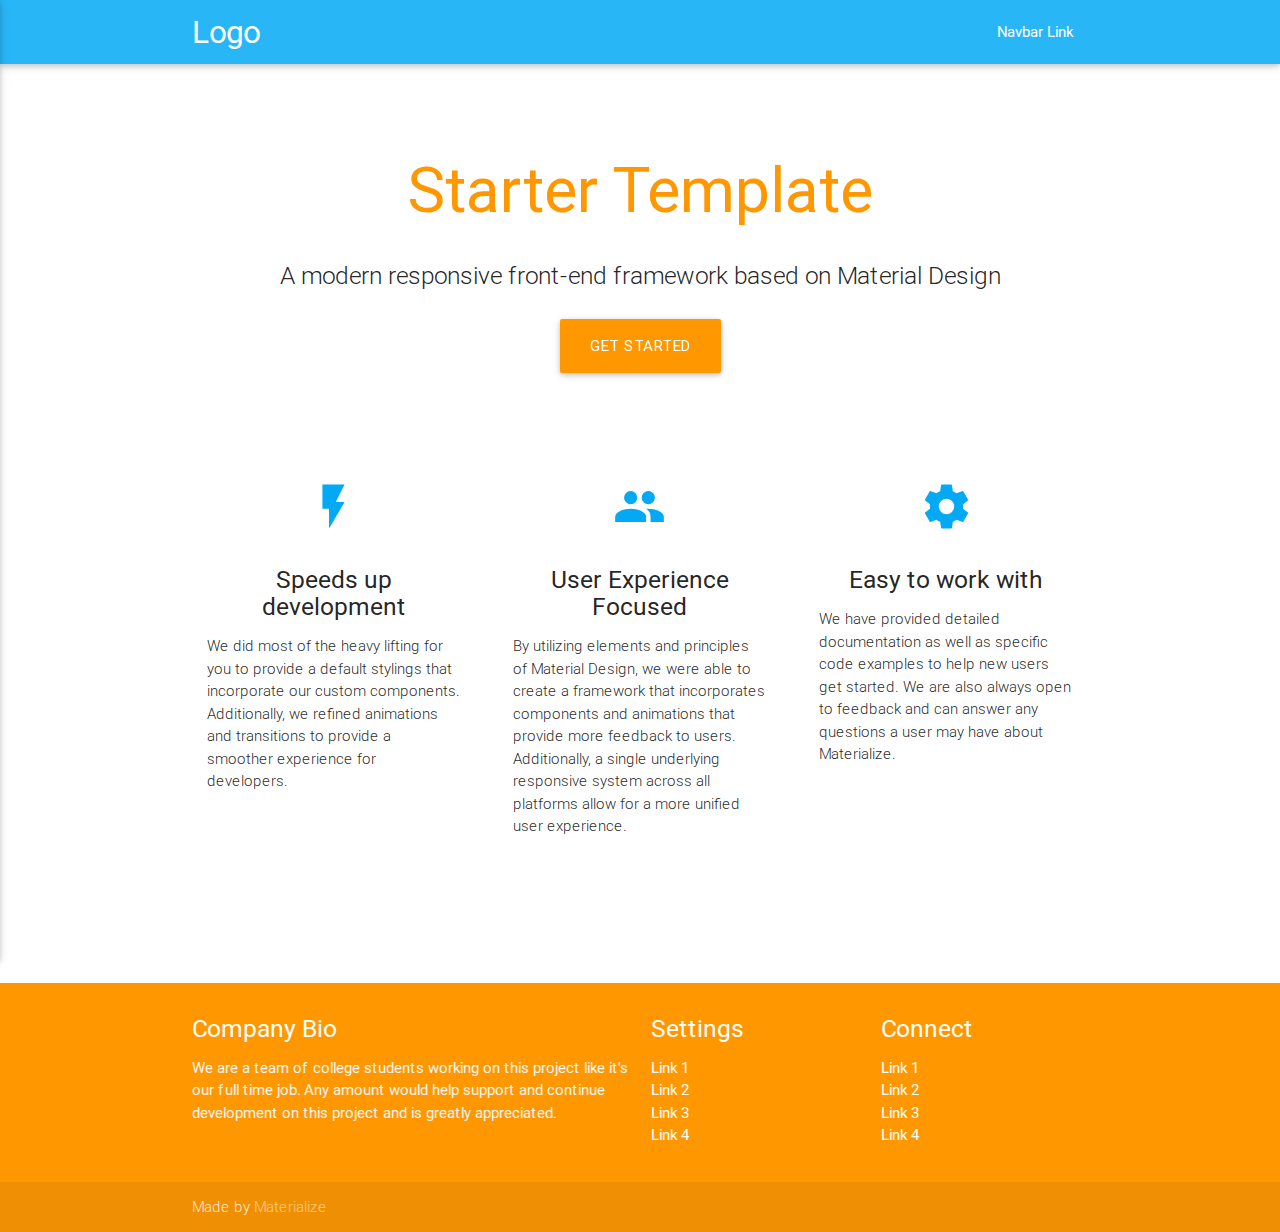
<file: starter-template/index.html>
<!DOCTYPE html>
<html lang="en">
<head>
  <meta http-equiv="Content-Type" content="text/html; charset=UTF-8"/>
  <meta name="viewport" content="width=device-width, initial-scale=1, maximum-scale=1.0"/>
  <title>Starter Template - Materialize</title>

  <!-- CSS  -->
  <link href="https://fonts.googleapis.com/icon?family=Material+Icons" rel="stylesheet">
  <link href="css/materialize.css" type="text/css" rel="stylesheet" media="screen,projection"/>
  <link href="css/style.css" type="text/css" rel="stylesheet" media="screen,projection"/>
</head>
<body>
  <nav class="light-blue lighten-1" role="navigation">
    <div class="nav-wrapper container"><a id="logo-container" href="#" class="brand-logo">Logo</a>
      <ul class="right hide-on-med-and-down">
        <li><a href="#">Navbar Link</a></li>
      </ul>

      <ul id="nav-mobile" class="side-nav">
        <li><a href="#">Navbar Link</a></li>
      </ul>
      <a href="#" data-activates="nav-mobile" class="button-collapse"><i class="material-icons">menu</i></a>
    </div>
  </nav>
  <div class="section no-pad-bot" id="index-banner">
    <div class="container">
      <br><br>
      <h1 class="header center orange-text">Starter Template</h1>
      <div class="row center">
        <h5 class="header col s12 light">A modern responsive front-end framework based on Material Design</h5>
      </div>
      <div class="row center">
        <a href="CardsTest.html" id="download-button" class="btn-large waves-effect waves-light orange">Get Started</a>
      </div>
      <br><br>

    </div>
  </div>


  <div class="container">
    <div class="section">

      <!--   Icon Section   -->
      <div class="row">
        <div class="col s12 m4">
          <div class="icon-block">
            <h2 class="center light-blue-text"><i class="material-icons">flash_on</i></h2>
            <h5 class="center">Speeds up development</h5>

            <p class="light">We did most of the heavy lifting for you to provide a default stylings that incorporate our custom components. Additionally, we refined animations and transitions to provide a smoother experience for developers.</p>
          </div>
        </div>

        <div class="col s12 m4">
          <div class="icon-block">
            <h2 class="center light-blue-text"><i class="material-icons">group</i></h2>
            <h5 class="center">User Experience Focused</h5>

            <p class="light">By utilizing elements and principles of Material Design, we were able to create a framework that incorporates components and animations that provide more feedback to users. Additionally, a single underlying responsive system across all platforms allow for a more unified user experience.</p>
          </div>
        </div>

        <div class="col s12 m4">
          <div class="icon-block">
            <h2 class="center light-blue-text"><i class="material-icons">settings</i></h2>
            <h5 class="center">Easy to work with</h5>

            <p class="light">We have provided detailed documentation as well as specific code examples to help new users get started. We are also always open to feedback and can answer any questions a user may have about Materialize.</p>
          </div>
        </div>
      </div>

    </div>
    <br><br>

    <div class="section">

    </div>
  </div>

  <footer class="page-footer orange">
    <div class="container">
      <div class="row">
        <div class="col l6 s12">
          <h5 class="white-text">Company Bio</h5>
          <p class="grey-text text-lighten-4">We are a team of college students working on this project like it's our full time job. Any amount would help support and continue development on this project and is greatly appreciated.</p>


        </div>
        <div class="col l3 s12">
          <h5 class="white-text">Settings</h5>
          <ul>
            <li><a class="white-text" href="#!">Link 1</a></li>
            <li><a class="white-text" href="#!">Link 2</a></li>
            <li><a class="white-text" href="#!">Link 3</a></li>
            <li><a class="white-text" href="#!">Link 4</a></li>
          </ul>
        </div>
        <div class="col l3 s12">
          <h5 class="white-text">Connect</h5>
          <ul>
            <li><a class="white-text" href="#!">Link 1</a></li>
            <li><a class="white-text" href="#!">Link 2</a></li>
            <li><a class="white-text" href="#!">Link 3</a></li>
            <li><a class="white-text" href="#!">Link 4</a></li>
          </ul>
        </div>
      </div>
    </div>
    <div class="footer-copyright">
      <div class="container">
      Made by <a class="orange-text text-lighten-3" href="http://materializecss.com">Materialize</a>
      </div>
    </div>
  </footer>


  <!--  Scripts-->
  <script src="https://code.jquery.com/jquery-2.1.1.min.js"></script>
  <script src="js/materialize.js"></script>
  <script src="js/init.js"></script>

  </body>
</html>
</file>
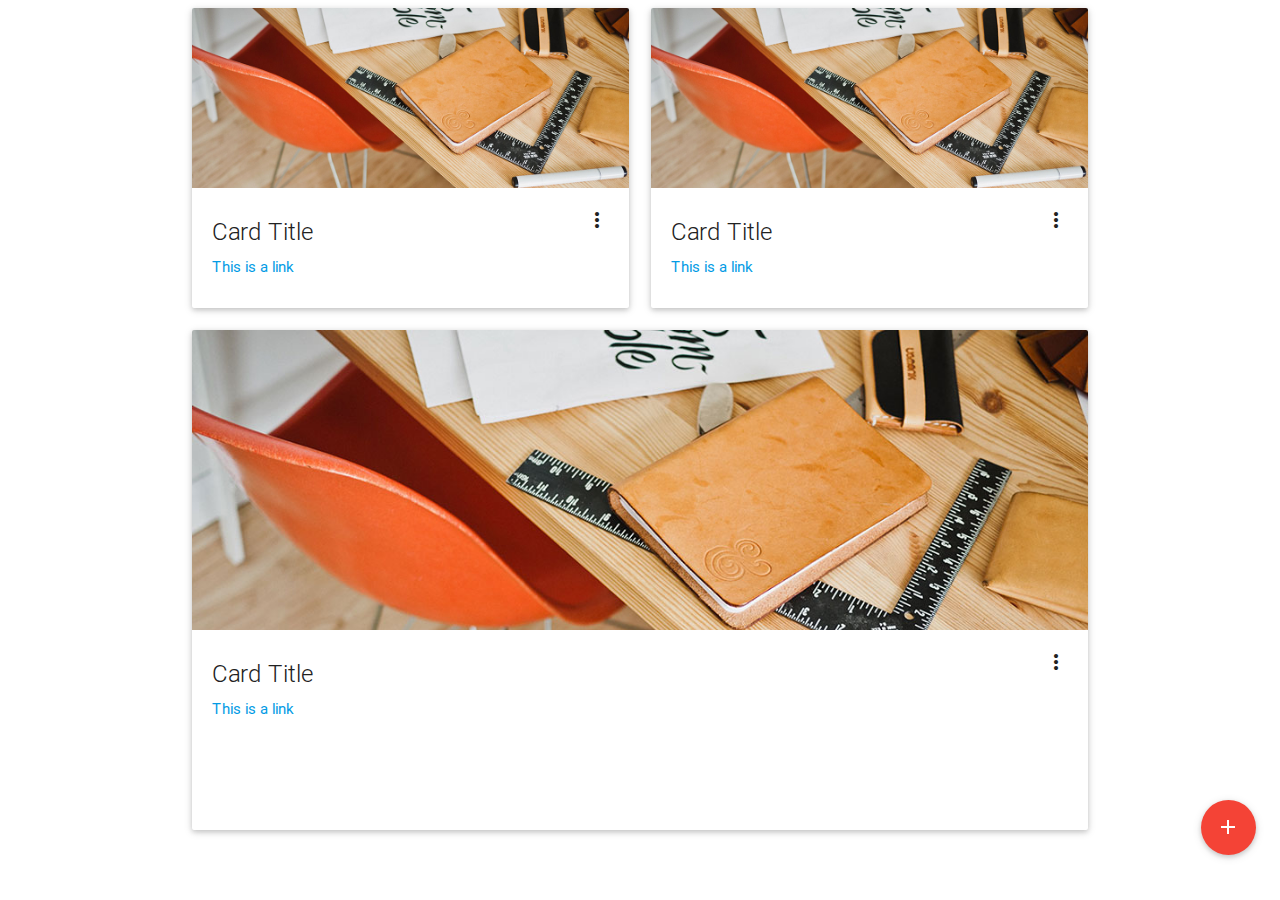
<file: starter-template/CardsTest.html>
<html>
<head>
  <meta http-equiv="Content-Type" content="text/html; charset=UTF-8"/>
  <meta name="viewport" content="width=device-width, initial-scale=1, maximum-scale=1.0"/>
  <title>Starter Template - Materialize</title>

  <!-- CSS  -->
  <link href="https://fonts.googleapis.com/icon?family=Material+Icons" rel="stylesheet">
  <link href="css/materialize.css" type="text/css" rel="stylesheet" media="screen,projection"/>
  <link href="css/style.css" type="text/css" rel="stylesheet" media="screen,projection"/>
</head>
<body>
  <div class="container">  
<div class="row">
    <div class="col s6">
        <div class="card small">
            <div class="card-image waves-effect waves-block waves-light">
            <img class="activator" src="office.jpg">
            </div>
            <div class="card-content">
                <span class="card-title activator grey-text text-darken-4">Card Title<i class="material-icons right">more_vert</i></span>
            <p><a href="#">This is a link</a></p>
            </div>
            <div class="card-reveal">
                    <span class="card-title grey-text text-darken-4">Card Title<i class="material-icons right">close</i>              </span>
                <p>Here is some more information about this product that is only revealed once clicked on.</p>
            </div>
        </div>
    </div>
        <div class="col s6">

        <div class="card small">
            <div class="card-image waves-effect waves-block waves-light">
            <img class="activator" src="office.jpg">
            </div>
            <div class="card-content">
                <span class="card-title activator grey-text text-darken-4">Card Title<i class="material-icons right">more_vert</i></span>
            <p><a href="#">This is a link</a></p>
            </div>
            <div class="card-reveal">
                    <span class="card-title grey-text text-darken-4">Card Title<i class="material-icons right">close</i>              </span>
                <p>Here is some more information about this product that is only revealed once clicked on.</p>
            </div>
        </div>
    </div>
        <div class="col s12">
        <div class="card large">
            <div class="card-image waves-effect waves-block waves-light">
            <img class="activator" src="office.jpg">
            </div>
            <div class="card-content">
                <span class="card-title activator grey-text text-darken-4">Card Title<i class="material-icons right">more_vert</i></span>
            <p><a href="#">This is a link</a></p>
            </div>
            <div class="card-reveal">
                    <span class="card-title grey-text text-darken-4">Card Title<i class="material-icons right">close</i>              </span>
                <p>Here is some more information about this product that is only revealed once clicked on.</p>
            </div>
        </div>
    </div>
</div>

    <div class="fixed-action-btn horizontal click-to-toggle" style="bottom: 45px; right: 24px;">
    <a class="btn-floating btn-large red">
      <i class="material-icons">add</i>
    </a>
    <ul>
      <li><a class="btn-floating red"><i class="material-icons">insert_chart</i></a></li>
      <li><a class="btn-floating yellow darken-1"><i class="material-icons">format_quote</i></a></li>
      <li><a class="btn-floating green"><i class="material-icons">publish</i></a></li>
      <li><a class="btn-floating blue"><i class="material-icons">attach_file</i></a></li>
    </ul>
  </div>
    </div>
<script src="https://code.jquery.com/jquery-2.1.1.min.js"></script>
  <script src="js/materialize.js"></script>
  <script src="js/init.js"></script>
</body>
</html>
</file>
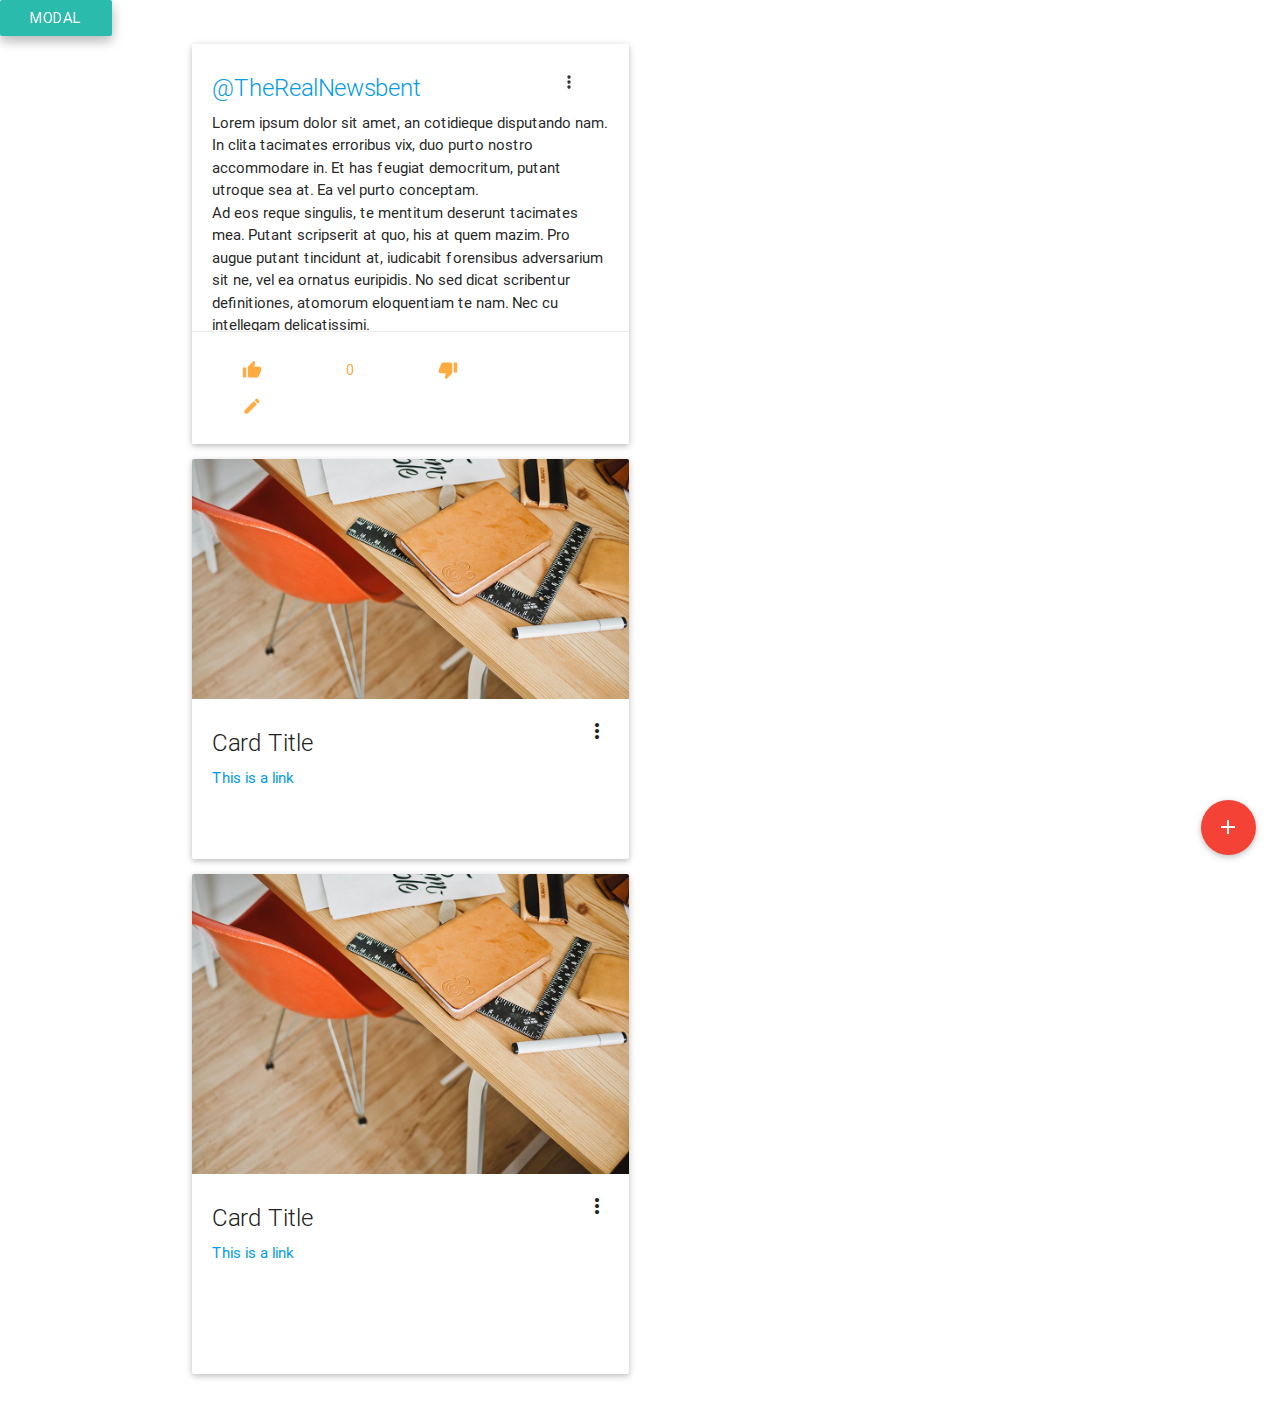
<file: starter-template/CardsTest2.html>
<html>
<head>
  <meta http-equiv="Content-Type" content="text/html; charset=UTF-8"/>
  <meta name="viewport" content="width=device-width, initial-scale=1, maximum-scale=1.0"/>
  <title>Starter Template - Materialize</title>

  <!-- CSS  -->
  <link href="https://fonts.googleapis.com/icon?family=Material+Icons" rel="stylesheet">
  <link href="css/materialize.css" type="text/css" rel="stylesheet" media="screen,projection"/>
  <link href="css/style.css" type="text/css" rel="stylesheet" media="screen,projection"/>

</head>
<body>


    <!-- Modal Trigger -->
  <a class="modal-trigger waves-effect waves-light btn" href="#modal1">Modal</a>

  <!-- Modal Structure -->
<div id="modal1" class="modal modal-fixed-footer">
  <div class="modal-content">
    <h4>Modal Header</h4>
    <p>A bunch of text</p>
  </div>
  <div class="modal-footer">
    <a href="#!" class="modal-action modal-close waves-effect waves-green btn-flat ">Agree</a>
  </div>
</div>
      <div class="container">

<div class="row">
    <div class="col s6">
        <div class="card medium sticky-action">
            <div class="card-content">
                <span class="card-title grey-text text-darken-4">
                    <a href="#">@TheRealNewsbent</a>
                </span>
                <a class="waves-effect waves-teal btn-flat right" >
                    <i class="material-icons large">more_vert</i>
                </a>
                <div class="carddatastuff" onclick="$('#modal1').openModal();">
                  <p>
                      Lorem ipsum dolor sit amet, an cotidieque disputando nam. In clita tacimates erroribus vix, duo purto nostro accommodare in. Et has feugiat democritum, putant utroque sea at. Ea vel purto conceptam.
                  </p>
                  <p>
                      Ad eos reque singulis, te mentitum deserunt tacimates mea. Putant scripserit at quo, his at quem mazim. Pro augue putant tincidunt at, iudicabit forensibus adversarium sit ne, vel ea ornatus euripidis. No sed dicat scribentur definitiones, atomorum eloquentiam te nam. Nec cu intellegam delicatissimi.
                  </p>
                  <p>
                      No iudico facilisi cum. Molestie oporteat salutatus per ex, utroque omnesque constituam te pri. Oportere iudicabit necessitatibus ad pri. Mei feugiat nusquam rationibus at. Everti pertinax maluisset vim no.
                  </p>
                  <p>
                      Lorem ipsum dolor sit amet, an cotidieque disputando nam. In clita tacimates erroribus vix, duo purto nostro accommodare in. Et has feugiat democritum, putant utroque sea at. Ea vel purto conceptam.
                  </p>
                  <p>
                      Ad eos reque singulis, te mentitum deserunt tacimates mea. Putant scripserit at quo, his at quem mazim. Pro augue putant tincidunt at, iudicabit forensibus adversarium sit ne, vel ea ornatus euripidis. No sed dicat scribentur definitiones, atomorum eloquentiam te nam. Nec cu intellegam delicatissimi.
                  </p>
                  <p>
                      No iudico facilisi cum. Molestie oporteat salutatus per ex, utroque omnesque constituam te pri. Oportere iudicabit necessitatibus ad pri. Mei feugiat nusquam rationibus at. Everti pertinax maluisset vim no.
                  </p>
                </div>
            </div>
            <div class="card-action">
                <a class="waves-effect waves-teal btn-flat">
                    <i class="material-icons large">thumb_up</i>
                </a>
                <a class="waves-effect waves-teal btn-flat">
                    0
                </a>
                <a class="waves-effect waves-teal btn-flat">
                    <i class="material-icons large">thumb_down</i>
                </a>
                <a class="waves-effect waves-teal btn-flat activator">
                    <i class="material-icons large">mode_edit</i>
                </a>
            </div>
            <div class="card-reveal">
                <div class="card-title grey-text text-darken-4">
                    <span class="center-align">Comments</span>
                    <i class="material-icons right">close</i>
                </div>
                <p>Here is some more information about this product that is only revealed once clicked on.</p>
            </div>
        </div>
        <div class="card medium">
            <div class="card-image waves-effect waves-block waves-light">
            <img class="activator" src="office.jpg">
            </div>
            <div class="card-content">
                <span class="card-title activator grey-text text-darken-4">Card Title<i class="material-icons right">more_vert</i></span>
            <p><a href="#">This is a link</a></p>
            </div>
            <div class="card-reveal">
                    <span class="card-title grey-text text-darken-4">Card Title<i class="material-icons right">close</i>              </span>
                <p>Here is some more information about this product that is only revealed once clicked on.</p>
            </div>
        </div>
        <div class="card large">
            <div class="card-image waves-effect waves-block waves-light">
            <img class="activator" src="office.jpg">
            </div>
            <div class="card-content">
                <span class="card-title activator grey-text text-darken-4">Card Title<i class="material-icons right">more_vert</i></span>
            <p><a href="#">This is a link</a></p>
            </div>
            <div class="card-reveal">
                    <span class="card-title grey-text text-darken-4">Card Title<i class="material-icons right">close</i>              </span>
                <p>Here is some more information about this product that is only revealed once clicked on.</p>
            </div>
        </div>
    </div>
</div>

    </div>

  <div class="fixed-action-btn horizontal click-to-toggle" style="bottom: 45px; right: 24px;">
    <a class="btn-floating btn-large red">
      <i class="material-icons">add</i>
    </a>
    <ul>
      <li><a class="btn-floating red"><i class="material-icons">insert_chart</i></a></li>
      <li><a class="btn-floating yellow darken-1"><i class="material-icons">format_quote</i></a></li>
      <li><a class="btn-floating green"><i class="material-icons">publish</i></a></li>
      <li><a class="btn-floating blue"><i class="material-icons">attach_file</i></a></li>
    </ul>
  </div>

<script src="https://code.jquery.com/jquery-2.1.1.min.js"></script>
  <script src="js/materialize.js"></script>
  <script src="js/init.js"></script>
  <script>
  $(document).ready(function(){
    // the "href" attribute of .modal-trigger must specify the modal ID that wants to be triggered
    $('.modal-trigger').leanModal();
  });
  </script>
</body>
</html>
</file>
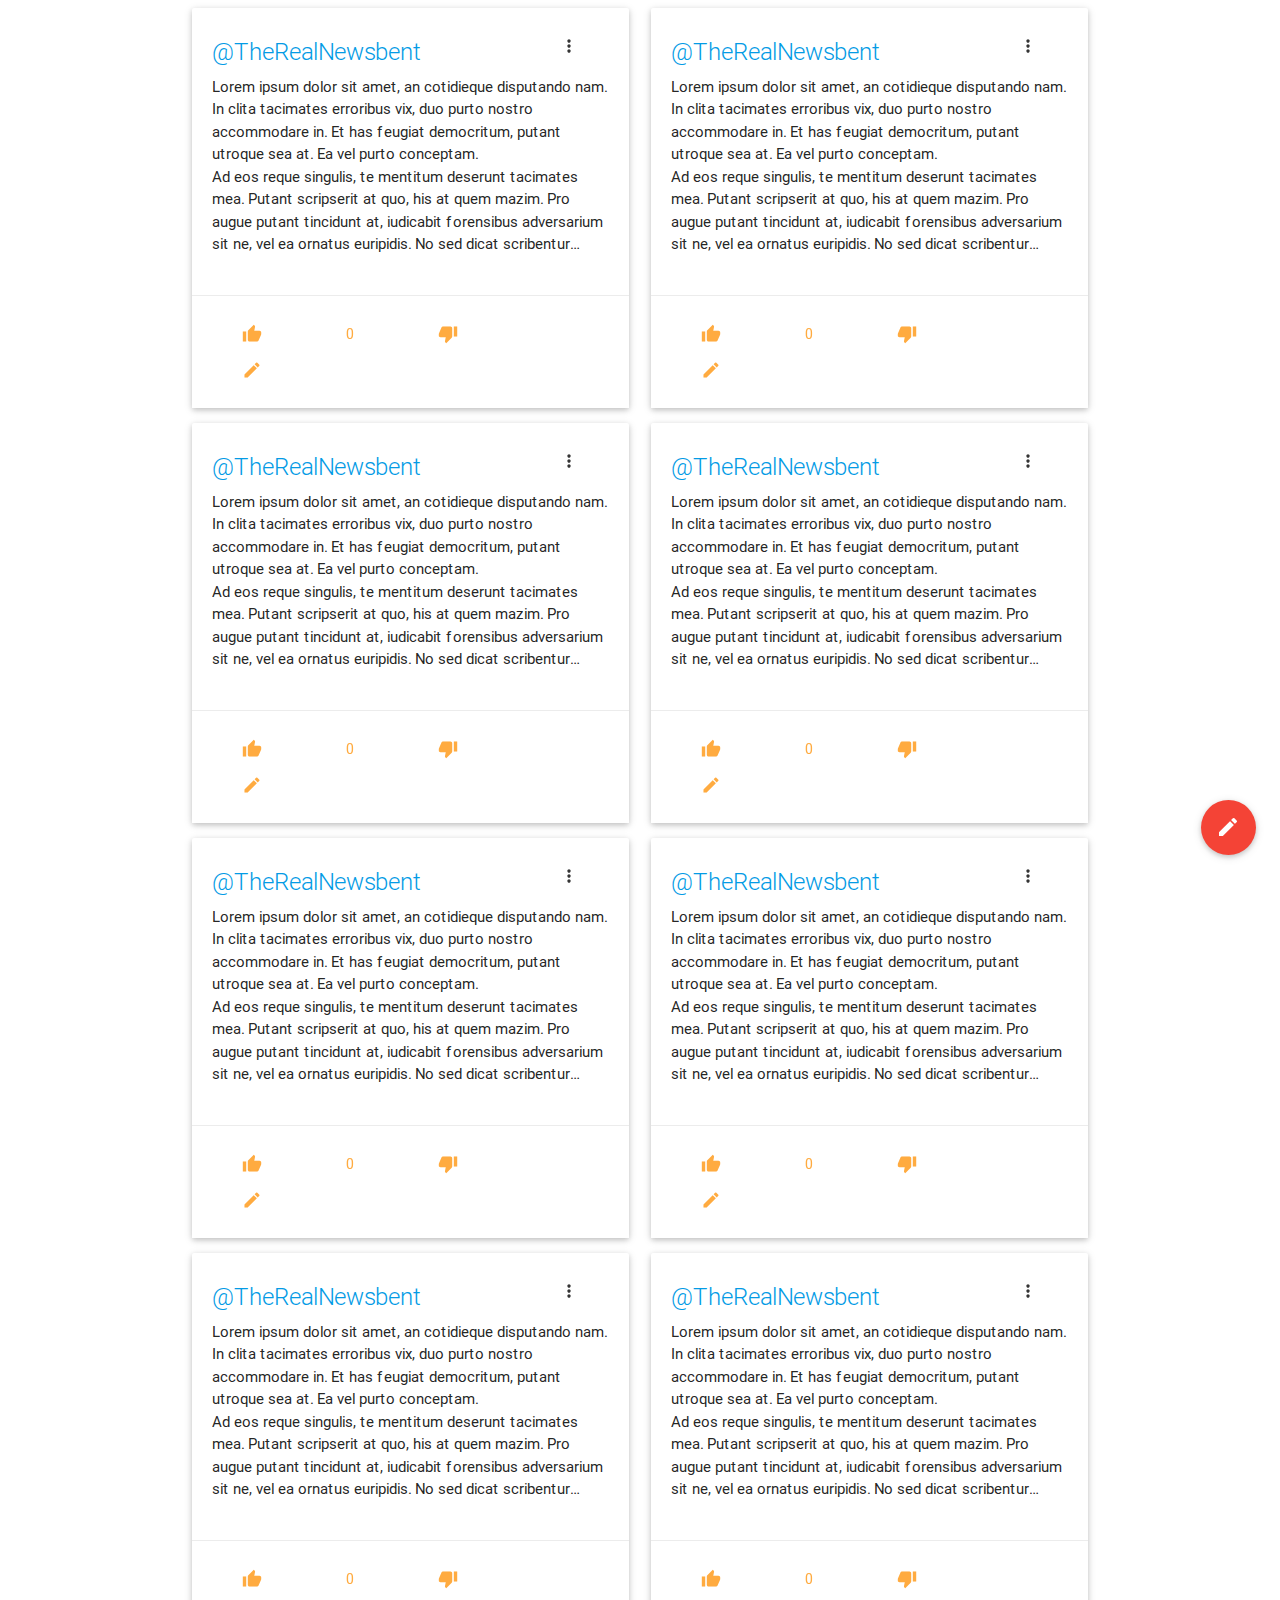
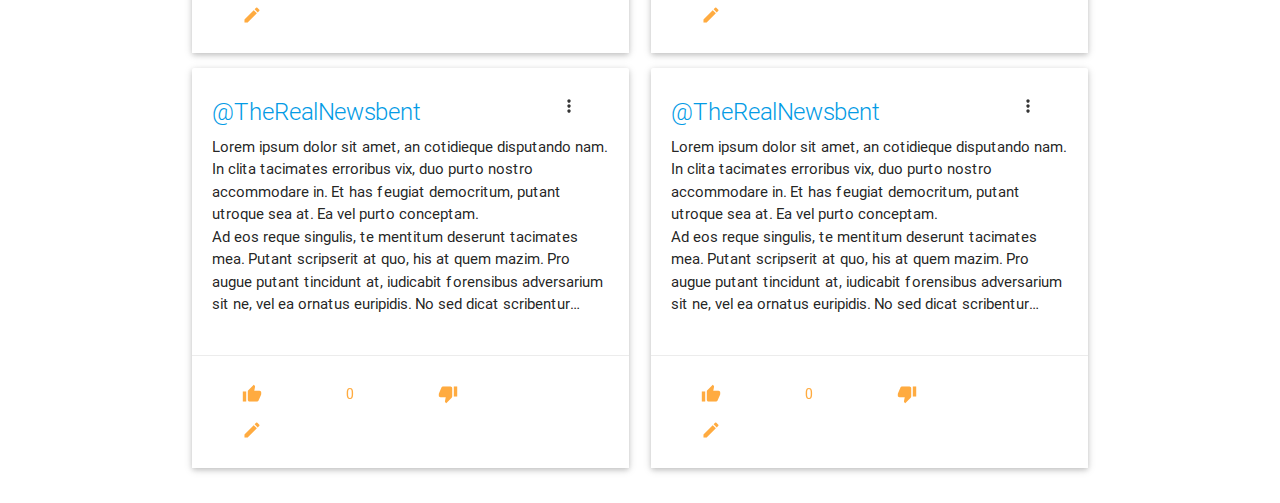
<file: starter-template/CardsTest3.html>
<html>
<head>
  <meta http-equiv="Content-Type" content="text/html; charset=UTF-8"/>
  <meta name="viewport" content="width=device-width, initial-scale=1, maximum-scale=1.0"/>
  <title>Starter Template - Materialize</title>

  <!-- CSS  -->
  <link href="https://fonts.googleapis.com/icon?family=Material+Icons" rel="stylesheet">
  <link href="css/materialize.css" type="text/css" rel="stylesheet" media="screen,projection"/>
  <link href="css/style.css" type="text/css" rel="stylesheet" media="screen,projection"/>
  <style>
    .modal.bottom-sheet {
      max-height: 75%;
    }
    .line-clamp {
      display: -webkit-box;
      -webkit-line-clamp: 8;
      -webkit-box-orient: vertical;
      overflow : hidden;
      text-overflow: ellipsis;
    }
  </style>
</head>
<body>
  <!-- Main Post Section -->
  <div class="container">
    <div class="row">
      <div class="col s6">
        <div class="card medium sticky-action">
          <div class="card-content">
            <span class="card-title grey-text text-darken-4">
              <a href="#">@TheRealNewsbent</a>
            </span>
            <a class="waves-effect waves-teal btn-flat right" >
              <i class="material-icons large">more_vert</i>
            </a>
            <div class="post-content" onclick="$('#modal1').openModal();">
              <p class="line-clamp">
                Lorem ipsum dolor sit amet, an cotidieque disputando nam. In clita tacimates erroribus vix, duo purto nostro accommodare in. Et has feugiat democritum, putant utroque sea at. Ea vel purto conceptam.
                <br/>
                Ad eos reque singulis, te mentitum deserunt tacimates mea. Putant scripserit at quo, his at quem mazim. Pro augue putant tincidunt at, iudicabit forensibus adversarium sit ne, vel ea ornatus euripidis. No sed dicat scribentur definitiones, atomorum eloquentiam te nam. Nec cu intellegam delicatissimi.
                <br/>
                No iudico facilisi cum. Molestie oporteat salutatus per ex, utroque omnesque constituam te pri. Oportere iudicabit necessitatibus ad pri. Mei feugiat nusquam rationibus at. Everti pertinax maluisset vim no.
                <br/>
                Lorem ipsum dolor sit amet, an cotidieque disputando nam. In clita tacimates erroribus vix, duo purto nostro accommodare in. Et has feugiat democritum, putant utroque sea at. Ea vel purto conceptam.
                <br/>
                Ad eos reque singulis, te mentitum deserunt tacimates mea. Putant scripserit at quo, his at quem mazim. Pro augue putant tincidunt at, iudicabit forensibus adversarium sit ne, vel ea ornatus euripidis. No sed dicat scribentur definitiones, atomorum eloquentiam te nam. Nec cu intellegam delicatissimi.
                <br/>
                No iudico facilisi cum. Molestie oporteat salutatus per ex, utroque omnesque constituam te pri. Oportere iudicabit necessitatibus ad pri. Mei feugiat nusquam rationibus at. Everti pertinax maluisset vim no.
              </p>
            </div>
          </div>
          <div class="card-action">
            <a class="waves-effect waves-teal btn-flat">
              <i class="material-icons large">thumb_up</i>
            </a>
            <a class="waves-effect waves-teal btn-flat">
              0
            </a>
            <a class="waves-effect waves-teal btn-flat">
              <i class="material-icons large">thumb_down</i>
            </a>
            <a class="waves-effect waves-teal btn-flat activator">
              <i class="material-icons large">mode_edit</i>
            </a>
          </div>
          <div class="card-reveal">
            <div class="card-title grey-text text-darken-4">
              <span class="center-align">Comments</span>
              <i class="material-icons right">close</i>
            </div>
            <p>Here is some more information about this product that is only revealed once clicked on.</p>
          </div>
        </div>
        <div class="card medium sticky-action">
          <div class="card-content">
            <span class="card-title grey-text text-darken-4">
              <a href="#">@TheRealNewsbent</a>
            </span>
            <a class="waves-effect waves-teal btn-flat right" >
              <i class="material-icons large">more_vert</i>
            </a>
            <div class="post-content" onclick="$('#modal1').openModal();">
              <p class="line-clamp">
                Lorem ipsum dolor sit amet, an cotidieque disputando nam. In clita tacimates erroribus vix, duo purto nostro accommodare in. Et has feugiat democritum, putant utroque sea at. Ea vel purto conceptam.
                <br/>
                Ad eos reque singulis, te mentitum deserunt tacimates mea. Putant scripserit at quo, his at quem mazim. Pro augue putant tincidunt at, iudicabit forensibus adversarium sit ne, vel ea ornatus euripidis. No sed dicat scribentur definitiones, atomorum eloquentiam te nam. Nec cu intellegam delicatissimi.
                <br/>
                No iudico facilisi cum. Molestie oporteat salutatus per ex, utroque omnesque constituam te pri. Oportere iudicabit necessitatibus ad pri. Mei feugiat nusquam rationibus at. Everti pertinax maluisset vim no.
                <br/>
                Lorem ipsum dolor sit amet, an cotidieque disputando nam. In clita tacimates erroribus vix, duo purto nostro accommodare in. Et has feugiat democritum, putant utroque sea at. Ea vel purto conceptam.
                <br/>
                Ad eos reque singulis, te mentitum deserunt tacimates mea. Putant scripserit at quo, his at quem mazim. Pro augue putant tincidunt at, iudicabit forensibus adversarium sit ne, vel ea ornatus euripidis. No sed dicat scribentur definitiones, atomorum eloquentiam te nam. Nec cu intellegam delicatissimi.
                <br/>
                No iudico facilisi cum. Molestie oporteat salutatus per ex, utroque omnesque constituam te pri. Oportere iudicabit necessitatibus ad pri. Mei feugiat nusquam rationibus at. Everti pertinax maluisset vim no.
              </p>
            </div>
          </div>
          <div class="card-action">
            <a class="waves-effect waves-teal btn-flat">
              <i class="material-icons large">thumb_up</i>
            </a>
            <a class="waves-effect waves-teal btn-flat">
              0
            </a>
            <a class="waves-effect waves-teal btn-flat">
              <i class="material-icons large">thumb_down</i>
            </a>
            <a class="waves-effect waves-teal btn-flat activator">
              <i class="material-icons large">mode_edit</i>
            </a>
          </div>
          <div class="card-reveal">
            <div class="card-title grey-text text-darken-4">
              <span class="center-align">Comments</span>
              <i class="material-icons right">close</i>
            </div>
            <p>Here is some more information about this product that is only revealed once clicked on.</p>
          </div>
        </div>
        <div class="card medium sticky-action">
          <div class="card-content">
            <span class="card-title grey-text text-darken-4">
              <a href="#">@TheRealNewsbent</a>
            </span>
            <a class="waves-effect waves-teal btn-flat right" >
              <i class="material-icons large">more_vert</i>
            </a>
            <div class="post-content" onclick="$('#modal1').openModal();">
              <p class="line-clamp">
                Lorem ipsum dolor sit amet, an cotidieque disputando nam. In clita tacimates erroribus vix, duo purto nostro accommodare in. Et has feugiat democritum, putant utroque sea at. Ea vel purto conceptam.
                <br/>
                Ad eos reque singulis, te mentitum deserunt tacimates mea. Putant scripserit at quo, his at quem mazim. Pro augue putant tincidunt at, iudicabit forensibus adversarium sit ne, vel ea ornatus euripidis. No sed dicat scribentur definitiones, atomorum eloquentiam te nam. Nec cu intellegam delicatissimi.
                <br/>
                No iudico facilisi cum. Molestie oporteat salutatus per ex, utroque omnesque constituam te pri. Oportere iudicabit necessitatibus ad pri. Mei feugiat nusquam rationibus at. Everti pertinax maluisset vim no.
                <br/>
                Lorem ipsum dolor sit amet, an cotidieque disputando nam. In clita tacimates erroribus vix, duo purto nostro accommodare in. Et has feugiat democritum, putant utroque sea at. Ea vel purto conceptam.
                <br/>
                Ad eos reque singulis, te mentitum deserunt tacimates mea. Putant scripserit at quo, his at quem mazim. Pro augue putant tincidunt at, iudicabit forensibus adversarium sit ne, vel ea ornatus euripidis. No sed dicat scribentur definitiones, atomorum eloquentiam te nam. Nec cu intellegam delicatissimi.
                <br/>
                No iudico facilisi cum. Molestie oporteat salutatus per ex, utroque omnesque constituam te pri. Oportere iudicabit necessitatibus ad pri. Mei feugiat nusquam rationibus at. Everti pertinax maluisset vim no.
              </p>
            </div>
          </div>
          <div class="card-action">
            <a class="waves-effect waves-teal btn-flat">
              <i class="material-icons large">thumb_up</i>
            </a>
            <a class="waves-effect waves-teal btn-flat">
              0
            </a>
            <a class="waves-effect waves-teal btn-flat">
              <i class="material-icons large">thumb_down</i>
            </a>
            <a class="waves-effect waves-teal btn-flat activator">
              <i class="material-icons large">mode_edit</i>
            </a>
          </div>
          <div class="card-reveal">
            <div class="card-title grey-text text-darken-4">
              <span class="center-align">Comments</span>
              <i class="material-icons right">close</i>
            </div>
            <p>Here is some more information about this product that is only revealed once clicked on.</p>
          </div>
        </div>
        <div class="card medium sticky-action">
          <div class="card-content">
            <span class="card-title grey-text text-darken-4">
              <a href="#">@TheRealNewsbent</a>
            </span>
            <a class="waves-effect waves-teal btn-flat right" >
              <i class="material-icons large">more_vert</i>
            </a>
            <div class="post-content" onclick="$('#modal1').openModal();">
              <p class="line-clamp">
                Lorem ipsum dolor sit amet, an cotidieque disputando nam. In clita tacimates erroribus vix, duo purto nostro accommodare in. Et has feugiat democritum, putant utroque sea at. Ea vel purto conceptam.
                <br/>
                Ad eos reque singulis, te mentitum deserunt tacimates mea. Putant scripserit at quo, his at quem mazim. Pro augue putant tincidunt at, iudicabit forensibus adversarium sit ne, vel ea ornatus euripidis. No sed dicat scribentur definitiones, atomorum eloquentiam te nam. Nec cu intellegam delicatissimi.
                <br/>
                No iudico facilisi cum. Molestie oporteat salutatus per ex, utroque omnesque constituam te pri. Oportere iudicabit necessitatibus ad pri. Mei feugiat nusquam rationibus at. Everti pertinax maluisset vim no.
                <br/>
                Lorem ipsum dolor sit amet, an cotidieque disputando nam. In clita tacimates erroribus vix, duo purto nostro accommodare in. Et has feugiat democritum, putant utroque sea at. Ea vel purto conceptam.
                <br/>
                Ad eos reque singulis, te mentitum deserunt tacimates mea. Putant scripserit at quo, his at quem mazim. Pro augue putant tincidunt at, iudicabit forensibus adversarium sit ne, vel ea ornatus euripidis. No sed dicat scribentur definitiones, atomorum eloquentiam te nam. Nec cu intellegam delicatissimi.
                <br/>
                No iudico facilisi cum. Molestie oporteat salutatus per ex, utroque omnesque constituam te pri. Oportere iudicabit necessitatibus ad pri. Mei feugiat nusquam rationibus at. Everti pertinax maluisset vim no.
              </p>
            </div>
          </div>
          <div class="card-action">
            <a class="waves-effect waves-teal btn-flat">
              <i class="material-icons large">thumb_up</i>
            </a>
            <a class="waves-effect waves-teal btn-flat">
              0
            </a>
            <a class="waves-effect waves-teal btn-flat">
              <i class="material-icons large">thumb_down</i>
            </a>
            <a class="waves-effect waves-teal btn-flat activator">
              <i class="material-icons large">mode_edit</i>
            </a>
          </div>
          <div class="card-reveal">
            <div class="card-title grey-text text-darken-4">
              <span class="center-align">Comments</span>
              <i class="material-icons right">close</i>
            </div>
            <p>Here is some more information about this product that is only revealed once clicked on.</p>
          </div>
        </div>
        <div class="card medium sticky-action">
          <div class="card-content">
            <span class="card-title grey-text text-darken-4">
              <a href="#">@TheRealNewsbent</a>
            </span>
            <a class="waves-effect waves-teal btn-flat right" >
              <i class="material-icons large">more_vert</i>
            </a>
            <div class="post-content" onclick="$('#modal1').openModal();">
              <p class="line-clamp">
                Lorem ipsum dolor sit amet, an cotidieque disputando nam. In clita tacimates erroribus vix, duo purto nostro accommodare in. Et has feugiat democritum, putant utroque sea at. Ea vel purto conceptam.
                <br/>
                Ad eos reque singulis, te mentitum deserunt tacimates mea. Putant scripserit at quo, his at quem mazim. Pro augue putant tincidunt at, iudicabit forensibus adversarium sit ne, vel ea ornatus euripidis. No sed dicat scribentur definitiones, atomorum eloquentiam te nam. Nec cu intellegam delicatissimi.
                <br/>
                No iudico facilisi cum. Molestie oporteat salutatus per ex, utroque omnesque constituam te pri. Oportere iudicabit necessitatibus ad pri. Mei feugiat nusquam rationibus at. Everti pertinax maluisset vim no.
                <br/>
                Lorem ipsum dolor sit amet, an cotidieque disputando nam. In clita tacimates erroribus vix, duo purto nostro accommodare in. Et has feugiat democritum, putant utroque sea at. Ea vel purto conceptam.
                <br/>
                Ad eos reque singulis, te mentitum deserunt tacimates mea. Putant scripserit at quo, his at quem mazim. Pro augue putant tincidunt at, iudicabit forensibus adversarium sit ne, vel ea ornatus euripidis. No sed dicat scribentur definitiones, atomorum eloquentiam te nam. Nec cu intellegam delicatissimi.
                <br/>
                No iudico facilisi cum. Molestie oporteat salutatus per ex, utroque omnesque constituam te pri. Oportere iudicabit necessitatibus ad pri. Mei feugiat nusquam rationibus at. Everti pertinax maluisset vim no.
              </p>
            </div>
          </div>
          <div class="card-action">
            <a class="waves-effect waves-teal btn-flat">
              <i class="material-icons large">thumb_up</i>
            </a>
            <a class="waves-effect waves-teal btn-flat">
              0
            </a>
            <a class="waves-effect waves-teal btn-flat">
              <i class="material-icons large">thumb_down</i>
            </a>
            <a class="waves-effect waves-teal btn-flat activator">
              <i class="material-icons large">mode_edit</i>
            </a>
          </div>
          <div class="card-reveal">
            <div class="card-title grey-text text-darken-4">
              <span class="center-align">Comments</span>
              <i class="material-icons right">close</i>
            </div>
            <p>Here is some more information about this product that is only revealed once clicked on.</p>
          </div>
        </div>
      </div>
      <div class="col s6">
        <div class="card medium sticky-action">
          <div class="card-content">
            <span class="card-title grey-text text-darken-4">
              <a href="#">@TheRealNewsbent</a>
            </span>
            <a class="waves-effect waves-teal btn-flat right" >
              <i class="material-icons large">more_vert</i>
            </a>
            <div class="post-content" onclick="$('#modal1').openModal();">
              <p class="line-clamp">
                Lorem ipsum dolor sit amet, an cotidieque disputando nam. In clita tacimates erroribus vix, duo purto nostro accommodare in. Et has feugiat democritum, putant utroque sea at. Ea vel purto conceptam.
                <br/>
                Ad eos reque singulis, te mentitum deserunt tacimates mea. Putant scripserit at quo, his at quem mazim. Pro augue putant tincidunt at, iudicabit forensibus adversarium sit ne, vel ea ornatus euripidis. No sed dicat scribentur definitiones, atomorum eloquentiam te nam. Nec cu intellegam delicatissimi.
                <br/>
                No iudico facilisi cum. Molestie oporteat salutatus per ex, utroque omnesque constituam te pri. Oportere iudicabit necessitatibus ad pri. Mei feugiat nusquam rationibus at. Everti pertinax maluisset vim no.
                <br/>
                Lorem ipsum dolor sit amet, an cotidieque disputando nam. In clita tacimates erroribus vix, duo purto nostro accommodare in. Et has feugiat democritum, putant utroque sea at. Ea vel purto conceptam.
                <br/>
                Ad eos reque singulis, te mentitum deserunt tacimates mea. Putant scripserit at quo, his at quem mazim. Pro augue putant tincidunt at, iudicabit forensibus adversarium sit ne, vel ea ornatus euripidis. No sed dicat scribentur definitiones, atomorum eloquentiam te nam. Nec cu intellegam delicatissimi.
                <br/>
                No iudico facilisi cum. Molestie oporteat salutatus per ex, utroque omnesque constituam te pri. Oportere iudicabit necessitatibus ad pri. Mei feugiat nusquam rationibus at. Everti pertinax maluisset vim no.
              </p>
            </div>
          </div>
          <div class="card-action">
            <a class="waves-effect waves-teal btn-flat">
              <i class="material-icons large">thumb_up</i>
            </a>
            <a class="waves-effect waves-teal btn-flat">
              0
            </a>
            <a class="waves-effect waves-teal btn-flat">
              <i class="material-icons large">thumb_down</i>
            </a>
            <a class="waves-effect waves-teal btn-flat activator">
              <i class="material-icons large">mode_edit</i>
            </a>
          </div>
          <div class="card-reveal">
            <div class="card-title grey-text text-darken-4">
              <span class="center-align">Comments</span>
              <i class="material-icons right">close</i>
            </div>
            <p>Here is some more information about this product that is only revealed once clicked on.</p>
          </div>
        </div>
        <div class="card medium sticky-action">
          <div class="card-content">
            <span class="card-title grey-text text-darken-4">
              <a href="#">@TheRealNewsbent</a>
            </span>
            <a class="waves-effect waves-teal btn-flat right" >
              <i class="material-icons large">more_vert</i>
            </a>
            <div class="post-content" onclick="$('#modal1').openModal();">
              <p class="line-clamp">
                Lorem ipsum dolor sit amet, an cotidieque disputando nam. In clita tacimates erroribus vix, duo purto nostro accommodare in. Et has feugiat democritum, putant utroque sea at. Ea vel purto conceptam.
                <br/>
                Ad eos reque singulis, te mentitum deserunt tacimates mea. Putant scripserit at quo, his at quem mazim. Pro augue putant tincidunt at, iudicabit forensibus adversarium sit ne, vel ea ornatus euripidis. No sed dicat scribentur definitiones, atomorum eloquentiam te nam. Nec cu intellegam delicatissimi.
                <br/>
                No iudico facilisi cum. Molestie oporteat salutatus per ex, utroque omnesque constituam te pri. Oportere iudicabit necessitatibus ad pri. Mei feugiat nusquam rationibus at. Everti pertinax maluisset vim no.
                <br/>
                Lorem ipsum dolor sit amet, an cotidieque disputando nam. In clita tacimates erroribus vix, duo purto nostro accommodare in. Et has feugiat democritum, putant utroque sea at. Ea vel purto conceptam.
                <br/>
                Ad eos reque singulis, te mentitum deserunt tacimates mea. Putant scripserit at quo, his at quem mazim. Pro augue putant tincidunt at, iudicabit forensibus adversarium sit ne, vel ea ornatus euripidis. No sed dicat scribentur definitiones, atomorum eloquentiam te nam. Nec cu intellegam delicatissimi.
                <br/>
                No iudico facilisi cum. Molestie oporteat salutatus per ex, utroque omnesque constituam te pri. Oportere iudicabit necessitatibus ad pri. Mei feugiat nusquam rationibus at. Everti pertinax maluisset vim no.
              </p>
            </div>
          </div>
          <div class="card-action">
            <a class="waves-effect waves-teal btn-flat">
              <i class="material-icons large">thumb_up</i>
            </a>
            <a class="waves-effect waves-teal btn-flat">
              0
            </a>
            <a class="waves-effect waves-teal btn-flat">
              <i class="material-icons large">thumb_down</i>
            </a>
            <a class="waves-effect waves-teal btn-flat activator">
              <i class="material-icons large">mode_edit</i>
            </a>
          </div>
          <div class="card-reveal">
            <div class="card-title grey-text text-darken-4">
              <span class="center-align">Comments</span>
              <i class="material-icons right">close</i>
            </div>
            <p>Here is some more information about this product that is only revealed once clicked on.</p>
          </div>
        </div>
        <div class="card medium sticky-action">
          <div class="card-content">
            <span class="card-title grey-text text-darken-4">
              <a href="#">@TheRealNewsbent</a>
            </span>
            <a class="waves-effect waves-teal btn-flat right" >
              <i class="material-icons large">more_vert</i>
            </a>
            <div class="post-content" onclick="$('#modal1').openModal();">
              <p class="line-clamp">
                Lorem ipsum dolor sit amet, an cotidieque disputando nam. In clita tacimates erroribus vix, duo purto nostro accommodare in. Et has feugiat democritum, putant utroque sea at. Ea vel purto conceptam.
                <br/>
                Ad eos reque singulis, te mentitum deserunt tacimates mea. Putant scripserit at quo, his at quem mazim. Pro augue putant tincidunt at, iudicabit forensibus adversarium sit ne, vel ea ornatus euripidis. No sed dicat scribentur definitiones, atomorum eloquentiam te nam. Nec cu intellegam delicatissimi.
                <br/>
                No iudico facilisi cum. Molestie oporteat salutatus per ex, utroque omnesque constituam te pri. Oportere iudicabit necessitatibus ad pri. Mei feugiat nusquam rationibus at. Everti pertinax maluisset vim no.
                <br/>
                Lorem ipsum dolor sit amet, an cotidieque disputando nam. In clita tacimates erroribus vix, duo purto nostro accommodare in. Et has feugiat democritum, putant utroque sea at. Ea vel purto conceptam.
                <br/>
                Ad eos reque singulis, te mentitum deserunt tacimates mea. Putant scripserit at quo, his at quem mazim. Pro augue putant tincidunt at, iudicabit forensibus adversarium sit ne, vel ea ornatus euripidis. No sed dicat scribentur definitiones, atomorum eloquentiam te nam. Nec cu intellegam delicatissimi.
                <br/>
                No iudico facilisi cum. Molestie oporteat salutatus per ex, utroque omnesque constituam te pri. Oportere iudicabit necessitatibus ad pri. Mei feugiat nusquam rationibus at. Everti pertinax maluisset vim no.
              </p>
            </div>
          </div>
          <div class="card-action">
            <a class="waves-effect waves-teal btn-flat">
              <i class="material-icons large">thumb_up</i>
            </a>
            <a class="waves-effect waves-teal btn-flat">
              0
            </a>
            <a class="waves-effect waves-teal btn-flat">
              <i class="material-icons large">thumb_down</i>
            </a>
            <a class="waves-effect waves-teal btn-flat activator">
              <i class="material-icons large">mode_edit</i>
            </a>
          </div>
          <div class="card-reveal">
            <div class="card-title grey-text text-darken-4">
              <span class="center-align">Comments</span>
              <i class="material-icons right">close</i>
            </div>
            <p>Here is some more information about this product that is only revealed once clicked on.</p>
          </div>
        </div>
        <div class="card medium sticky-action">
          <div class="card-content">
            <span class="card-title grey-text text-darken-4">
              <a href="#">@TheRealNewsbent</a>
            </span>
            <a class="waves-effect waves-teal btn-flat right" >
              <i class="material-icons large">more_vert</i>
            </a>
            <div class="post-content" onclick="$('#modal1').openModal();">
              <p class="line-clamp">
                Lorem ipsum dolor sit amet, an cotidieque disputando nam. In clita tacimates erroribus vix, duo purto nostro accommodare in. Et has feugiat democritum, putant utroque sea at. Ea vel purto conceptam.
                <br/>
                Ad eos reque singulis, te mentitum deserunt tacimates mea. Putant scripserit at quo, his at quem mazim. Pro augue putant tincidunt at, iudicabit forensibus adversarium sit ne, vel ea ornatus euripidis. No sed dicat scribentur definitiones, atomorum eloquentiam te nam. Nec cu intellegam delicatissimi.
                <br/>
                No iudico facilisi cum. Molestie oporteat salutatus per ex, utroque omnesque constituam te pri. Oportere iudicabit necessitatibus ad pri. Mei feugiat nusquam rationibus at. Everti pertinax maluisset vim no.
                <br/>
                Lorem ipsum dolor sit amet, an cotidieque disputando nam. In clita tacimates erroribus vix, duo purto nostro accommodare in. Et has feugiat democritum, putant utroque sea at. Ea vel purto conceptam.
                <br/>
                Ad eos reque singulis, te mentitum deserunt tacimates mea. Putant scripserit at quo, his at quem mazim. Pro augue putant tincidunt at, iudicabit forensibus adversarium sit ne, vel ea ornatus euripidis. No sed dicat scribentur definitiones, atomorum eloquentiam te nam. Nec cu intellegam delicatissimi.
                <br/>
                No iudico facilisi cum. Molestie oporteat salutatus per ex, utroque omnesque constituam te pri. Oportere iudicabit necessitatibus ad pri. Mei feugiat nusquam rationibus at. Everti pertinax maluisset vim no.
              </p>
            </div>
          </div>
          <div class="card-action">
            <a class="waves-effect waves-teal btn-flat">
              <i class="material-icons large">thumb_up</i>
            </a>
            <a class="waves-effect waves-teal btn-flat">
              0
            </a>
            <a class="waves-effect waves-teal btn-flat">
              <i class="material-icons large">thumb_down</i>
            </a>
            <a class="waves-effect waves-teal btn-flat activator">
              <i class="material-icons large">mode_edit</i>
            </a>
          </div>
          <div class="card-reveal">
            <div class="card-title grey-text text-darken-4">
              <span class="center-align">Comments</span>
              <i class="material-icons right">close</i>
            </div>
            <p>Here is some more information about this product that is only revealed once clicked on.</p>
          </div>
        </div>
        <div class="card medium sticky-action">
          <div class="card-content">
            <span class="card-title grey-text text-darken-4">
              <a href="#">@TheRealNewsbent</a>
            </span>
            <a class="waves-effect waves-teal btn-flat right" >
              <i class="material-icons large">more_vert</i>
            </a>
            <div class="post-content" onclick="$('#modal1').openModal();">
              <p class="line-clamp">
                Lorem ipsum dolor sit amet, an cotidieque disputando nam. In clita tacimates erroribus vix, duo purto nostro accommodare in. Et has feugiat democritum, putant utroque sea at. Ea vel purto conceptam.
                <br/>
                Ad eos reque singulis, te mentitum deserunt tacimates mea. Putant scripserit at quo, his at quem mazim. Pro augue putant tincidunt at, iudicabit forensibus adversarium sit ne, vel ea ornatus euripidis. No sed dicat scribentur definitiones, atomorum eloquentiam te nam. Nec cu intellegam delicatissimi.
                <br/>
                No iudico facilisi cum. Molestie oporteat salutatus per ex, utroque omnesque constituam te pri. Oportere iudicabit necessitatibus ad pri. Mei feugiat nusquam rationibus at. Everti pertinax maluisset vim no.
                <br/>
                Lorem ipsum dolor sit amet, an cotidieque disputando nam. In clita tacimates erroribus vix, duo purto nostro accommodare in. Et has feugiat democritum, putant utroque sea at. Ea vel purto conceptam.
                <br/>
                Ad eos reque singulis, te mentitum deserunt tacimates mea. Putant scripserit at quo, his at quem mazim. Pro augue putant tincidunt at, iudicabit forensibus adversarium sit ne, vel ea ornatus euripidis. No sed dicat scribentur definitiones, atomorum eloquentiam te nam. Nec cu intellegam delicatissimi.
                <br/>
                No iudico facilisi cum. Molestie oporteat salutatus per ex, utroque omnesque constituam te pri. Oportere iudicabit necessitatibus ad pri. Mei feugiat nusquam rationibus at. Everti pertinax maluisset vim no.
              </p>
            </div>
          </div>
          <div class="card-action">
            <a class="waves-effect waves-teal btn-flat">
              <i class="material-icons large">thumb_up</i>
            </a>
            <a class="waves-effect waves-teal btn-flat">
              0
            </a>
            <a class="waves-effect waves-teal btn-flat">
              <i class="material-icons large">thumb_down</i>
            </a>
            <a class="waves-effect waves-teal btn-flat activator">
              <i class="material-icons large">mode_edit</i>
            </a>
          </div>
          <div class="card-reveal">
            <div class="card-title grey-text text-darken-4">
              <span class="center-align">Comments</span>
              <i class="material-icons right">close</i>
            </div>
            <p>Here is some more information about this product that is only revealed once clicked on.</p>
          </div>
        </div>
      </div>
    </div>
  </div>

  <!-- Create Post Button -->
  <div class="fixed-action-btn horizontal click-to-toggle" style="bottom: 45px; right: 24px;">
    <a class="btn-floating btn-large red">
      <i class="material-icons">mode_edit</i>
    </a>
    <ul>
      <li><a class="btn-floating red"><i class="material-icons">insert_chart</i></a></li>
      <li><a class="btn-floating yellow darken-1"><i class="material-icons">format_quote</i></a></li>
      <li><a class="btn-floating green"><i class="material-icons">publish</i></a></li>
      <li><a class="btn-floating blue"><i class="material-icons">attach_file</i></a></li>
    </ul>
  </div>

  <!-- Modal Structure -->
  <div id="modal1" class="modal bottom-sheet">
    <div class="modal-content">
      <div class="card sticky-action">
        <div class="card-content">
          <span class="card-title grey-text text-darken-4">
            <a href="#">@TheRealNewsbent</a>
          </span>
          <a class="waves-effect waves-teal btn-flat right" >
            <i class="material-icons large">more_vert</i>
          </a>
          <div class="post-content" onclick="$('#modal1').openModal();">
            <p>
              Lorem ipsum dolor sit amet, an cotidieque disputando nam. In clita tacimates erroribus vix, duo purto nostro accommodare in. Et has feugiat democritum, putant utroque sea at. Ea vel purto conceptam.
            </p>
            <p>
              Ad eos reque singulis, te mentitum deserunt tacimates mea. Putant scripserit at quo, his at quem mazim. Pro augue putant tincidunt at, iudicabit forensibus adversarium sit ne, vel ea ornatus euripidis. No sed dicat scribentur definitiones, atomorum eloquentiam te nam. Nec cu intellegam delicatissimi.
            </p>
            <p>
              No iudico facilisi cum. Molestie oporteat salutatus per ex, utroque omnesque constituam te pri. Oportere iudicabit necessitatibus ad pri. Mei feugiat nusquam rationibus at. Everti pertinax maluisset vim no.
            </p>
            <p>
              Lorem ipsum dolor sit amet, an cotidieque disputando nam. In clita tacimates erroribus vix, duo purto nostro accommodare in. Et has feugiat democritum, putant utroque sea at. Ea vel purto conceptam.
            </p>
            <p>
              Ad eos reque singulis, te mentitum deserunt tacimates mea. Putant scripserit at quo, his at quem mazim. Pro augue putant tincidunt at, iudicabit forensibus adversarium sit ne, vel ea ornatus euripidis. No sed dicat scribentur definitiones, atomorum eloquentiam te nam. Nec cu intellegam delicatissimi.
            </p>
            <p>
              No iudico facilisi cum. Molestie oporteat salutatus per ex, utroque omnesque constituam te pri. Oportere iudicabit necessitatibus ad pri. Mei feugiat nusquam rationibus at. Everti pertinax maluisset vim no.
            </p>
            <p>
              Lorem ipsum dolor sit amet, an cotidieque disputando nam. In clita tacimates erroribus vix, duo purto nostro accommodare in. Et has feugiat democritum, putant utroque sea at. Ea vel purto conceptam.
            </p>
            <p>
              Ad eos reque singulis, te mentitum deserunt tacimates mea. Putant scripserit at quo, his at quem mazim. Pro augue putant tincidunt at, iudicabit forensibus adversarium sit ne, vel ea ornatus euripidis. No sed dicat scribentur definitiones, atomorum eloquentiam te nam. Nec cu intellegam delicatissimi.
            </p>
            <p>
              No iudico facilisi cum. Molestie oporteat salutatus per ex, utroque omnesque constituam te pri. Oportere iudicabit necessitatibus ad pri. Mei feugiat nusquam rationibus at. Everti pertinax maluisset vim no.
            </p>
            <p>
              Lorem ipsum dolor sit amet, an cotidieque disputando nam. In clita tacimates erroribus vix, duo purto nostro accommodare in. Et has feugiat democritum, putant utroque sea at. Ea vel purto conceptam.
            </p>
            <p>
              Ad eos reque singulis, te mentitum deserunt tacimates mea. Putant scripserit at quo, his at quem mazim. Pro augue putant tincidunt at, iudicabit forensibus adversarium sit ne, vel ea ornatus euripidis. No sed dicat scribentur definitiones, atomorum eloquentiam te nam. Nec cu intellegam delicatissimi.
            </p>
            <p>
              No iudico facilisi cum. Molestie oporteat salutatus per ex, utroque omnesque constituam te pri. Oportere iudicabit necessitatibus ad pri. Mei feugiat nusquam rationibus at. Everti pertinax maluisset vim no.
            </p>
            <p>
              Lorem ipsum dolor sit amet, an cotidieque disputando nam. In clita tacimates erroribus vix, duo purto nostro accommodare in. Et has feugiat democritum, putant utroque sea at. Ea vel purto conceptam.
            </p>
            <p>
              Ad eos reque singulis, te mentitum deserunt tacimates mea. Putant scripserit at quo, his at quem mazim. Pro augue putant tincidunt at, iudicabit forensibus adversarium sit ne, vel ea ornatus euripidis. No sed dicat scribentur definitiones, atomorum eloquentiam te nam. Nec cu intellegam delicatissimi.
            </p>
            <p>
              No iudico facilisi cum. Molestie oporteat salutatus per ex, utroque omnesque constituam te pri. Oportere iudicabit necessitatibus ad pri. Mei feugiat nusquam rationibus at. Everti pertinax maluisset vim no.
            </p>
            <p>
              Lorem ipsum dolor sit amet, an cotidieque disputando nam. In clita tacimates erroribus vix, duo purto nostro accommodare in. Et has feugiat democritum, putant utroque sea at. Ea vel purto conceptam.
            </p>
            <p>
              Ad eos reque singulis, te mentitum deserunt tacimates mea. Putant scripserit at quo, his at quem mazim. Pro augue putant tincidunt at, iudicabit forensibus adversarium sit ne, vel ea ornatus euripidis. No sed dicat scribentur definitiones, atomorum eloquentiam te nam. Nec cu intellegam delicatissimi.
            </p>
            <p>
              No iudico facilisi cum. Molestie oporteat salutatus per ex, utroque omnesque constituam te pri. Oportere iudicabit necessitatibus ad pri. Mei feugiat nusquam rationibus at. Everti pertinax maluisset vim no.
            </p>
          </div>
        </div>
        <div class="card-action">
          <a class="waves-effect waves-teal btn-flat">
            <i class="material-icons large">thumb_up</i>
          </a>
          <a class="waves-effect waves-teal btn-flat">
            0
          </a>
          <a class="waves-effect waves-teal btn-flat">
            <i class="material-icons large">thumb_down</i>
          </a>
          <a class="waves-effect waves-teal btn-flat activator">
            <i class="material-icons large">mode_edit</i>
          </a>
        </div>
        <div class="card-reveal">
          <div class="card-title grey-text text-darken-4">
            <span class="center-align">Comments</span>
            <i class="material-icons right">close</i>
          </div>
          <p>Here is some more information about this product that is only revealed once clicked on.</p>
        </div>
      </div>
    </div>
    <div class="modal-footer">
      <a href="#!" class="modal-action modal-close waves-effect waves-green btn-flat ">Close</a>
    </div>
  </div>

  <script src="https://code.jquery.com/jquery-2.1.1.min.js"></script>
  <script src="js/materialize.js"></script>
  <script src="js/init.js"></script>
  <script>
  $(document).ready(function(){
    // the "href" attribute of .modal-trigger must specify the modal ID that wants to be triggered
    $('.modal-trigger').leanModal();
  });
  </script>
</body>
</html>
</file>
<file: starter-template/css/style.css>
/* Custom Stylesheet */
/**
 * Use this file to override Materialize files so you can update
 * the core Materialize files in the future
 *
 * Made By MaterializeCSS.com
 */

.icon-block {
  padding: 0 15px;
}
.icon-block .material-icons {
	font-size: inherit;
}
div class="container" {
    display: block;
    text-align: center;
    line-height: 50px;
    font-size: 28px;
    background-color: tomato;
    color: white;
    padding: 0;
}

.row .col.s1 {
    width: 8.3333333333%;
    margin-left: auto;
    left: auto;
    right: auto;
}
</file>
